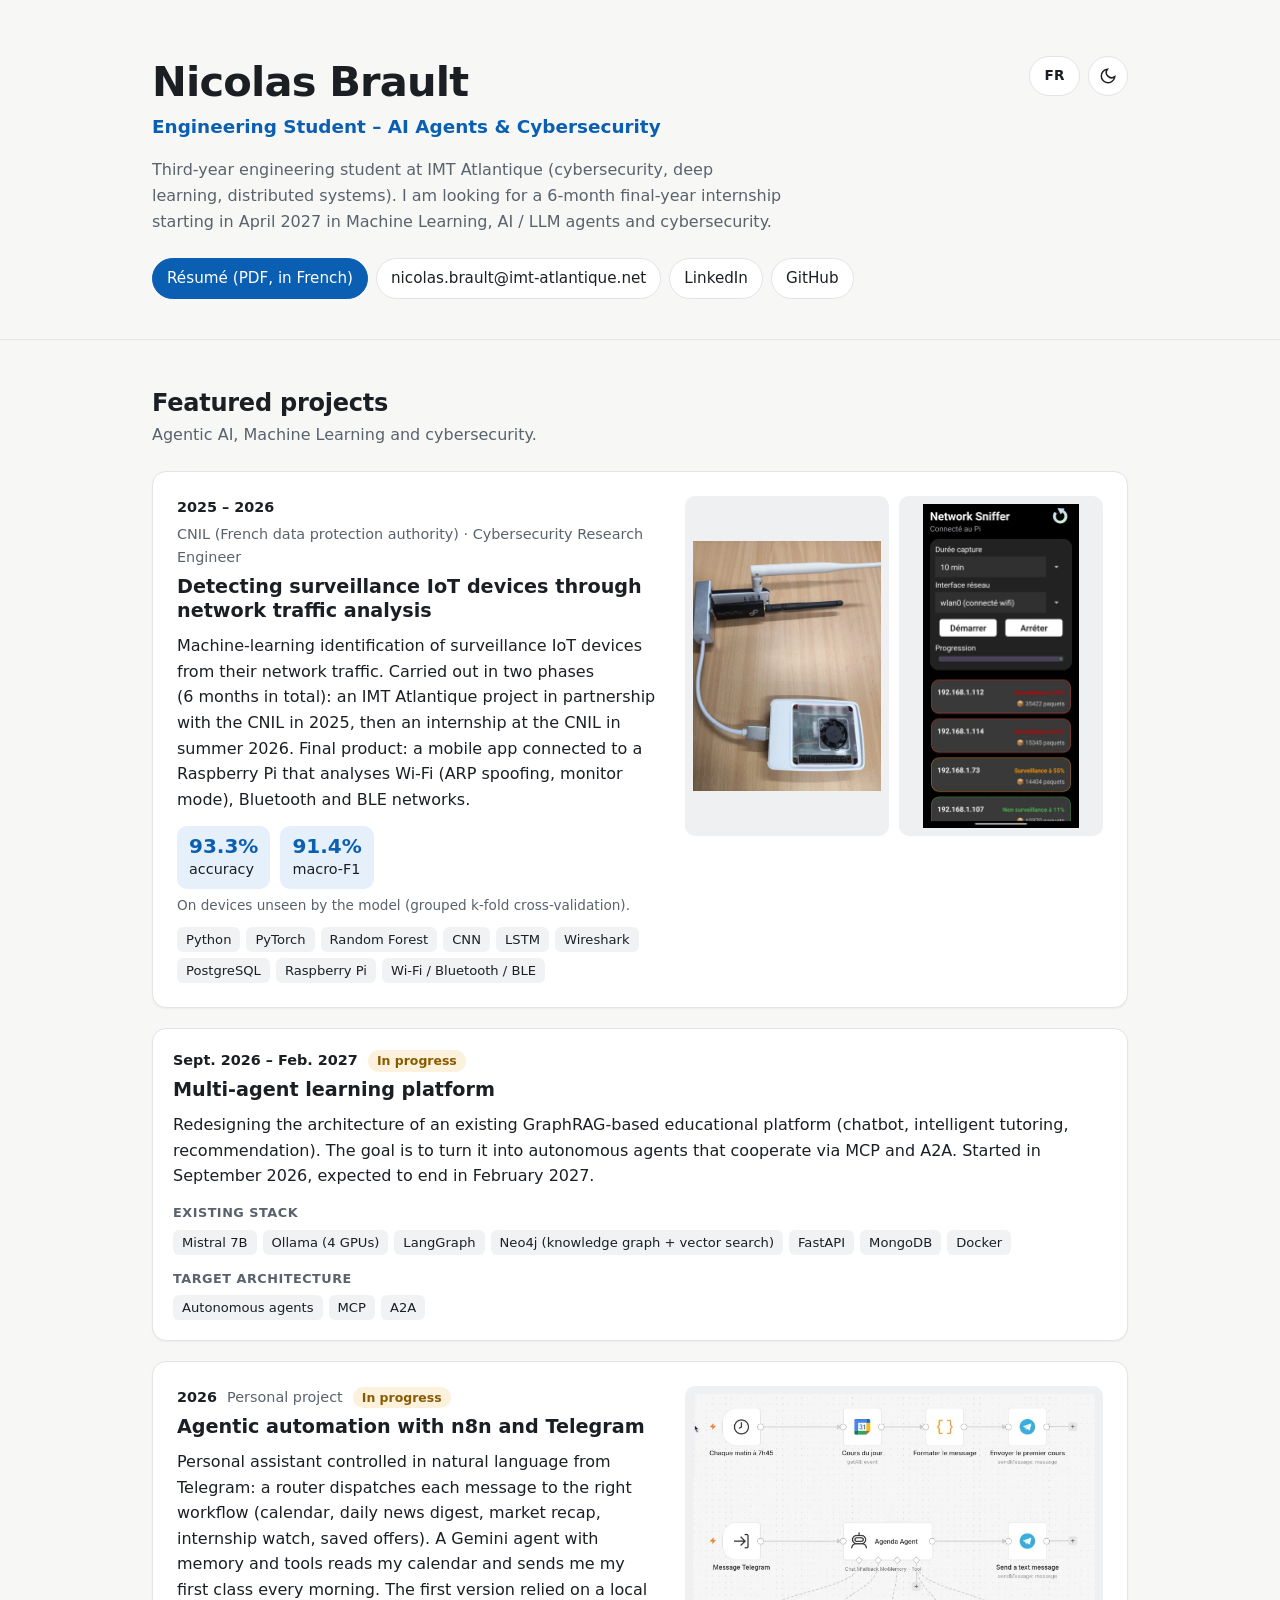
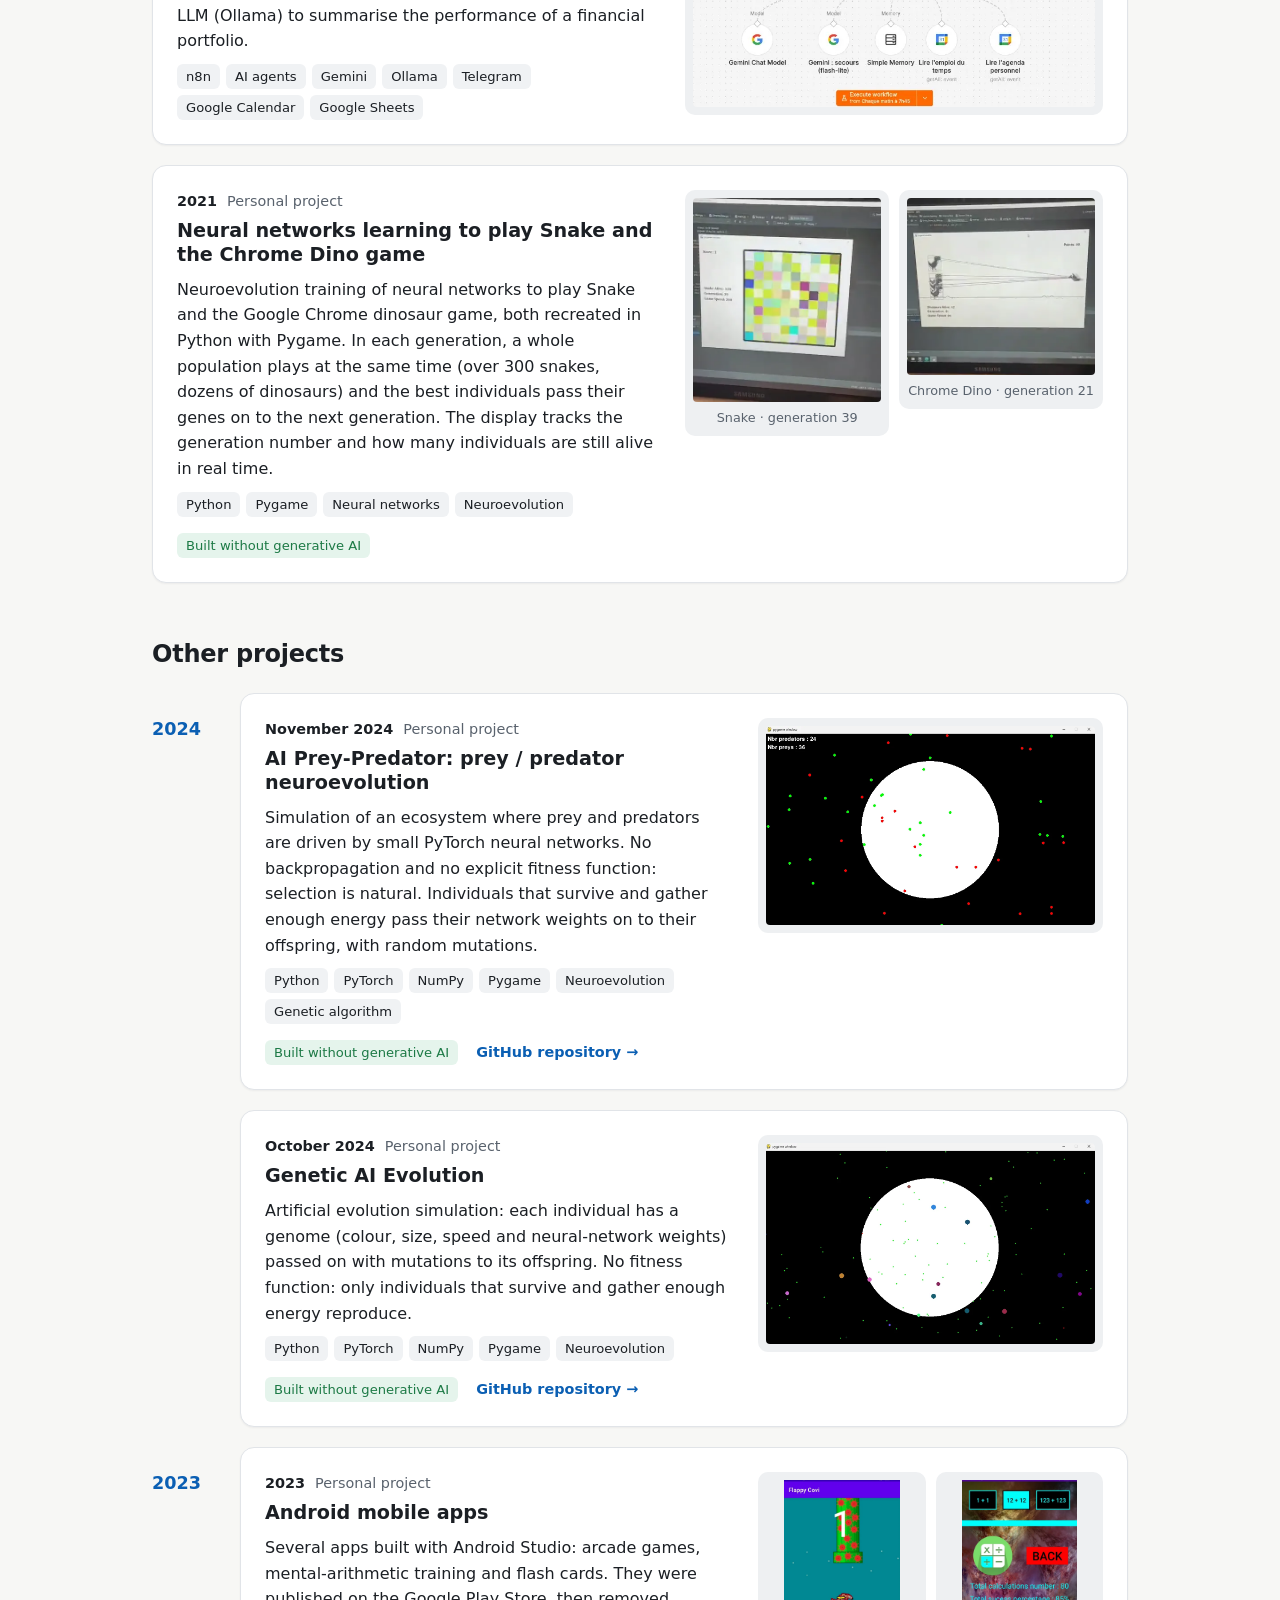
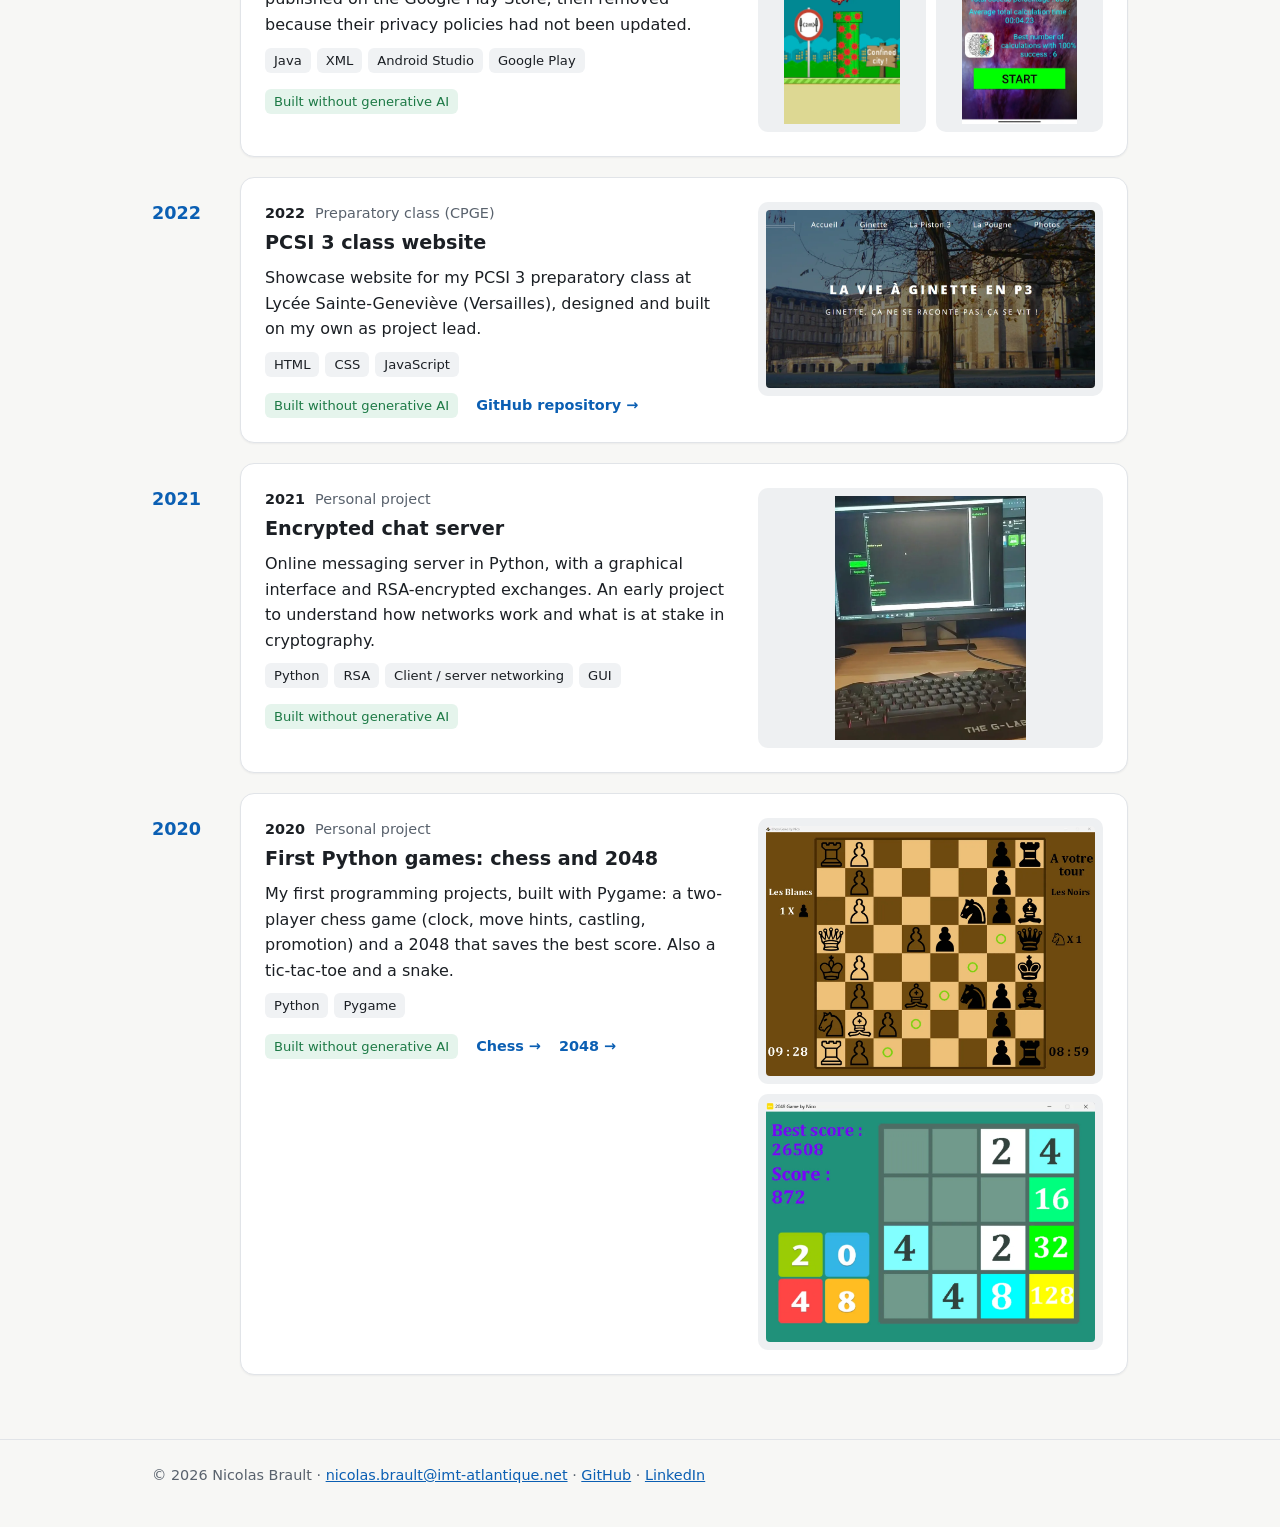
<file: index.html>
<!doctype html>
<!--
  Portfolio de Nicolas Brault — version anglaise (par défaut).
  La version française est fr/index.html : toute modification de contenu
  doit être reportée dans les deux fichiers. Styles partagés : assets/style.css.
-->
<html lang="en">
<head>
<meta charset="utf-8">
<meta name="viewport" content="width=device-width, initial-scale=1">
<title>Nicolas Brault — Portfolio</title>
<meta name="description" content="Portfolio of Nicolas Brault, engineering student at IMT Atlantique: AI agents, Machine Learning and cybersecurity. Looking for a final-year internship starting April 2027.">
<meta property="og:type" content="website">
<meta property="og:locale" content="en_US">
<meta property="og:locale:alternate" content="fr_FR">
<meta property="og:url" content="https://cialson.github.io/">
<meta property="og:title" content="Nicolas Brault — AI Agents & Cybersecurity">
<meta property="og:description" content="Projects in AI agents, Machine Learning and cybersecurity.">
<link rel="canonical" href="https://cialson.github.io/">
<link rel="alternate" hreflang="en" href="https://cialson.github.io/">
<link rel="alternate" hreflang="fr" href="https://cialson.github.io/fr/">
<link rel="alternate" hreflang="x-default" href="https://cialson.github.io/">
<link rel="icon" href="data:image/svg+xml,%3Csvg xmlns='http://www.w3.org/2000/svg' viewBox='0 0 64 64'%3E%3Crect width='64' height='64' rx='14' fill='%230b5fb3'/%3E%3Ctext x='32' y='42' font-family='Arial,sans-serif' font-size='28' font-weight='700' fill='white' text-anchor='middle'%3ENB%3C/text%3E%3C/svg%3E">
<script>
  // Applique le thème choisi avant l'affichage pour éviter un flash.
  try { var t = localStorage.getItem("theme"); if (t) document.documentElement.dataset.theme = t; } catch (e) {}
</script>
<link rel="stylesheet" href="assets/style.css">
</head>
<body>

<header class="hero">
  <div class="wrap">
    <div class="hero-top">
      <div>
        <h1>Nicolas Brault</h1>
        <p class="role">Engineering Student – AI Agents &amp; Cybersecurity</p>
      </div>
      <div class="tools">
        <a class="lang-switch" href="fr/index.html" hreflang="fr" lang="fr" aria-label="Version française">FR</a>
        <button class="theme-toggle" id="theme-toggle" type="button" aria-label="Toggle light and dark theme" title="Light / dark theme">
          <svg viewBox="0 0 24 24" fill="none" stroke="currentColor" stroke-width="2" stroke-linecap="round" aria-hidden="true"><path d="M21 12.8A9 9 0 1 1 11.2 3a7 7 0 0 0 9.8 9.8z"/></svg>
        </button>
      </div>
    </div>
    <p class="intro">Third-year engineering student at IMT Atlantique (cybersecurity, deep learning, distributed systems). I am looking for a 6-month final-year internship starting in April 2027 in Machine Learning, AI / LLM agents and cybersecurity.</p>
    <ul class="links">
      <li><a class="primary" href="assets/CV_Nicolas_Brault.pdf">Résumé (PDF, in French)</a></li>
      <li><a href="mailto:nicolas.brault@imt-atlantique.net">nicolas.brault@imt-atlantique.net</a></li>
      <li><a href="https://www.linkedin.com/in/nicolas-brault-ai" rel="noopener">LinkedIn</a></li>
      <li><a href="https://github.com/Cialson" rel="noopener">GitHub</a></li>
    </ul>
  </div>
</header>

<main class="wrap">

  <section id="featured" aria-labelledby="featured-title">
    <div class="section-head">
      <h2 id="featured-title">Featured projects</h2>
      <p>Agentic AI, Machine Learning and cybersecurity.</p>
    </div>

    <article class="project has-media">
      <div>
        <p class="meta"><span class="when">2025 – 2026</span><span>CNIL (French data protection authority) · Cybersecurity Research Engineer</span></p>
        <h3>Detecting surveillance IoT devices through network traffic analysis</h3>
        <p class="desc">Machine-learning identification of surveillance IoT devices from their network traffic. Carried out in two phases (6&nbsp;months in total): an IMT Atlantique project in partnership with the CNIL in 2025, then an internship at the CNIL in summer 2026. Final product: a mobile app connected to a Raspberry Pi that analyses Wi-Fi (ARP spoofing, monitor mode), Bluetooth and BLE networks.</p>
        <ul class="results">
          <li><strong>93.3%</strong>accuracy</li>
          <li><strong>91.4%</strong>macro-F1</li>
        </ul>
        <p class="results-note">On devices unseen by the model (grouped k-fold cross-validation).</p>
        <ul class="tags">
          <li>Python</li><li>PyTorch</li><li>Random Forest</li><li>CNN</li><li>LSTM</li><li>Wireshark</li><li>PostgreSQL</li><li>Raspberry Pi</li><li>Wi-Fi / Bluetooth / BLE</li>
        </ul>
      </div>
      <div class="media row">
        <a href="assets/cnil-raspberry.webp"><img src="assets/cnil-raspberry.webp" width="900" height="1200" loading="lazy" alt="Analysis probe: a Raspberry Pi in its case, connected over USB to two radio adapters fitted with antennas."></a>
        <a href="assets/cnil-appli.webp"><img src="assets/cnil-appli.webp" width="628" height="1300" loading="lazy" alt="“Network Sniffer” mobile app connected to the Raspberry Pi: a 10-minute Wi-Fi capture, with local network devices ranked by their likelihood of being surveillance devices."></a>
      </div>
    </article>

    <article class="project">
      <!-- Visuels à venir : ajouter la classe has-media et un bloc .media comme pour les autres projets. -->
      <div>
        <p class="meta"><span class="when">Sept. 2026 – Feb. 2027</span><span class="badge wip">In progress</span></p>
        <h3>Multi-agent learning platform</h3>
        <p class="desc">Redesigning the architecture of an existing GraphRAG-based educational platform (chatbot, intelligent tutoring, recommendation). The goal is to turn it into autonomous agents that cooperate via MCP and A2A. Started in September 2026, expected to end in February 2027.</p>
        <p class="tags-label">Existing stack</p>
        <ul class="tags">
          <li>Mistral 7B</li><li>Ollama (4 GPUs)</li><li>LangGraph</li><li>Neo4j (knowledge graph + vector search)</li><li>FastAPI</li><li>MongoDB</li><li>Docker</li>
        </ul>
        <p class="tags-label">Target architecture</p>
        <ul class="tags">
          <li>Autonomous agents</li><li>MCP</li><li>A2A</li>
        </ul>
      </div>
    </article>

    <article class="project has-media">
      <div>
        <p class="meta"><span class="when">2026</span><span>Personal project</span><span class="badge wip">In progress</span></p>
        <h3>Agentic automation with n8n and Telegram</h3>
        <p class="desc">Personal assistant controlled in natural language from Telegram: a router dispatches each message to the right workflow (calendar, daily news digest, market recap, internship watch, saved offers). A Gemini agent with memory and tools reads my calendar and sends me my first class every morning. The first version relied on a local LLM (Ollama) to summarise the performance of a financial portfolio.</p>
        <ul class="tags">
          <li>n8n</li><li>AI agents</li><li>Gemini</li><li>Ollama</li><li>Telegram</li><li>Google Calendar</li><li>Google Sheets</li>
        </ul>
      </div>
      <div class="media stack">
        <a href="assets/n8n-agent-agenda.webp"><img src="assets/n8n-agent-agenda.webp" width="702" height="547" loading="lazy" alt="n8n workflows: the first class of the day sent every morning at 7:45, and an “Agenda Agent” triggered from Telegram, connected to a Gemini model with a fallback model, a memory and two calendar-reading tools."></a>
      </div>
    </article>

    <article class="project has-media">
      <div>
        <p class="meta"><span class="when">2021</span><span>Personal project</span></p>
        <h3>Neural networks learning to play Snake and the Chrome Dino game</h3>
        <p class="desc">Neuroevolution training of neural networks to play Snake and the Google Chrome dinosaur game, both recreated in Python with Pygame. In each generation, a whole population plays at the same time (over 300 snakes, dozens of dinosaurs) and the best individuals pass their genes on to the next generation. The display tracks the generation number and how many individuals are still alive in real time.</p>
        <ul class="tags">
          <li>Python</li><li>Pygame</li><li>Neural networks</li><li>Neuroevolution</li>
        </ul>
        <div class="footnotes"><span class="no-ai">Built without generative AI</span></div>
      </div>
      <div class="media videos">
        <figure>
          <video src="assets/nn-snake.mp4" poster="assets/nn-snake.webp" width="424" height="460" autoplay muted loop playsinline preload="metadata" aria-label="Silent video: hundreds of snakes train at the same time on the same grid; the counter shows 310 snakes alive in generation 39, then the population shrinks to the last survivor."></video>
          <figcaption>Snake · generation 39</figcaption>
        </figure>
        <figure>
          <video src="assets/nn-dino.mp4" poster="assets/nn-dino.webp" width="424" height="400" autoplay muted loop playsinline preload="metadata" aria-label="Silent video: dozens of dinosaurs jump over obstacles at the same time, with lines linking them to the next obstacle; the counter shows 42 dinosaurs alive in generation 21."></video>
          <figcaption>Chrome Dino · generation 21</figcaption>
        </figure>
      </div>
    </article>
  </section>

  <section id="other-projects" aria-labelledby="other-title">
    <div class="section-head">
      <h2 id="other-title">Other projects</h2>
    </div>

    <ol class="timeline">
      <li>
        <span class="year">2024</span>
        <div class="year-projects">
          <article class="project has-media compact">
            <div>
              <p class="meta"><span class="when">November 2024</span><span>Personal project</span></p>
              <h3>AI Prey-Predator: prey / predator neuroevolution</h3>
              <p class="desc">Simulation of an ecosystem where prey and predators are driven by small PyTorch neural networks. No backpropagation and no explicit fitness function: selection is natural. Individuals that survive and gather enough energy pass their network weights on to their offspring, with random mutations.</p>
              <ul class="tags">
                <li>Python</li><li>PyTorch</li><li>NumPy</li><li>Pygame</li><li>Neuroevolution</li><li>Genetic algorithm</li>
              </ul>
              <div class="footnotes">
                <span class="no-ai">Built without generative AI</span>
                <a class="repo" href="https://github.com/Cialson/AI-Prey-Predator" rel="noopener">GitHub repository →</a>
              </div>
            </div>
            <div class="media stack">
              <a href="assets/prey-predator.webp"><img src="assets/prey-predator.webp" width="1195" height="725" loading="lazy" alt="Running simulation: prey in green and predators in red around a white fertile area, with a count of 24 predators and 36 prey."></a>
            </div>
          </article>

          <article class="project has-media compact">
            <div>
              <p class="meta"><span class="when">October 2024</span><span>Personal project</span></p>
              <h3>Genetic AI Evolution</h3>
              <p class="desc">Artificial evolution simulation: each individual has a genome (colour, size, speed and neural-network weights) passed on with mutations to its offspring. No fitness function: only individuals that survive and gather enough energy reproduce.</p>
              <ul class="tags"><li>Python</li><li>PyTorch</li><li>NumPy</li><li>Pygame</li><li>Neuroevolution</li></ul>
              <div class="footnotes">
                <span class="no-ai">Built without generative AI</span>
                <a class="repo" href="https://github.com/Cialson/Genetic-AI-Evolution" rel="noopener">GitHub repository →</a>
              </div>
            </div>
            <div class="media stack">
              <a href="assets/genetic-evolution.webp"><img src="assets/genetic-evolution.webp" width="1192" height="727" loading="lazy" alt="Evolution simulation: individuals of various colours and sizes and food around a white fertile area."></a>
            </div>
          </article>
        </div>
      </li>

      <li>
        <span class="year">2023</span>
        <article class="project has-media compact">
          <div>
            <p class="meta"><span class="when">2023</span><span>Personal project</span></p>
            <h3>Android mobile apps</h3>
            <p class="desc">Several apps built with Android Studio: arcade games, mental-arithmetic training and flash cards. They were published on the Google Play Store, then removed because their privacy policies had not been updated.</p>
            <ul class="tags"><li>Java</li><li>XML</li><li>Android Studio</li><li>Google Play</li></ul>
            <div class="footnotes"><span class="no-ai">Built without generative AI</span></div>
          </div>
          <div class="media row">
            <a href="assets/android-flappy.webp"><img src="assets/android-flappy.webp" width="616" height="1300" loading="lazy" alt="“Flappy Covi” game: a bird flies between pipes decorated with viruses, next to a social-distancing sign, with a score of 1."></a>
            <a href="assets/android-calcul-mental.webp"><img src="assets/android-calcul-mental.webp" width="616" height="1300" loading="lazy" alt="Mental-arithmetic app: addition level selection and statistics (80 calculations, 85% success rate, average time)."></a>
          </div>
        </article>
      </li>

      <li>
        <span class="year">2022</span>
        <article class="project has-media compact">
          <div>
            <p class="meta"><span class="when">2022</span><span>Preparatory class (CPGE)</span></p>
            <h3>PCSI 3 class website</h3>
            <p class="desc">Showcase website for my PCSI 3 preparatory class at Lycée Sainte-Geneviève (Versailles), designed and built on my own as project lead.</p>
            <ul class="tags"><li>HTML</li><li>CSS</li><li>JavaScript</li></ul>
            <div class="footnotes">
              <span class="no-ai">Built without generative AI</span>
              <a class="repo" href="https://github.com/Cialson/Site-Web-Piston-3" rel="noopener">GitHub repository →</a>
            </div>
          </div>
          <div class="media stack">
            <a href="assets/site-p3.webp"><img src="assets/site-p3.webp" width="1013" height="548" loading="lazy" alt="Website banner: photo of Lycée Sainte-Geneviève, navigation menu and the title “La vie à Ginette en P3”."></a>
          </div>
        </article>
      </li>

      <li>
        <span class="year">2021</span>
        <article class="project has-media compact">
          <div>
            <p class="meta"><span class="when">2021</span><span>Personal project</span></p>
            <h3>Encrypted chat server</h3>
            <p class="desc">Online messaging server in Python, with a graphical interface and RSA-encrypted exchanges. An early project to understand how networks work and what is at stake in cryptography.</p>
            <ul class="tags"><li>Python</li><li>RSA</li><li>Client / server networking</li><li>GUI</li></ul>
            <div class="footnotes"><span class="no-ai">Built without generative AI</span></div>
          </div>
          <div class="media row">
            <a href="assets/chat-serveur.webp"><img src="assets/chat-serveur.webp" width="728" height="930" loading="lazy" alt="The chat running on a computer screen: Perso and General rooms, list of online users and exchanged messages."></a>
          </div>
        </article>
      </li>

      <li>
        <span class="year">2020</span>
        <article class="project has-media compact">
          <div>
            <p class="meta"><span class="when">2020</span><span>Personal project</span></p>
            <h3>First Python games: chess and 2048</h3>
            <p class="desc">My first programming projects, built with Pygame: a two-player chess game (clock, move hints, castling, promotion) and a 2048 that saves the best score. Also a tic-tac-toe and a snake.</p>
            <ul class="tags"><li>Python</li><li>Pygame</li></ul>
            <div class="footnotes">
              <span class="no-ai">Built without generative AI</span>
              <a class="repo" href="https://github.com/Cialson/Chess-Game-by-Cialson" rel="noopener">Chess →</a>
              <a class="repo" href="https://github.com/Cialson/2048-Game-by-Cialson" rel="noopener">2048 →</a>
            </div>
          </div>
          <div class="media stack">
            <a href="assets/jeu-echecs.webp"><img src="assets/jeu-echecs.webp" width="1200" height="912" loading="lazy" alt="Chess game in progress: horizontal board, both players' clocks and possible moves marked with green circles."></a>
            <a href="assets/jeu-2048.webp"><img src="assets/jeu-2048.webp" width="1061" height="776" loading="lazy" alt="2048 game: 4 × 4 grid of coloured tiles, score and best score."></a>
          </div>
        </article>
      </li>
    </ol>
  </section>

</main>

<footer>
  <div class="wrap">
    <p>© 2026 Nicolas Brault · <a href="mailto:nicolas.brault@imt-atlantique.net">nicolas.brault@imt-atlantique.net</a> · <a href="https://github.com/Cialson" rel="noopener">GitHub</a> · <a href="https://www.linkedin.com/in/nicolas-brault-ai" rel="noopener">LinkedIn</a></p>
  </div>
</footer>

<dialog class="lightbox" id="lightbox" aria-label="Enlarged image">
  <button class="lightbox-close" type="button" aria-label="Close">×</button>
  <img alt="">
</dialog>

<script src="assets/site.js"></script>
</body>
</html>
</file>
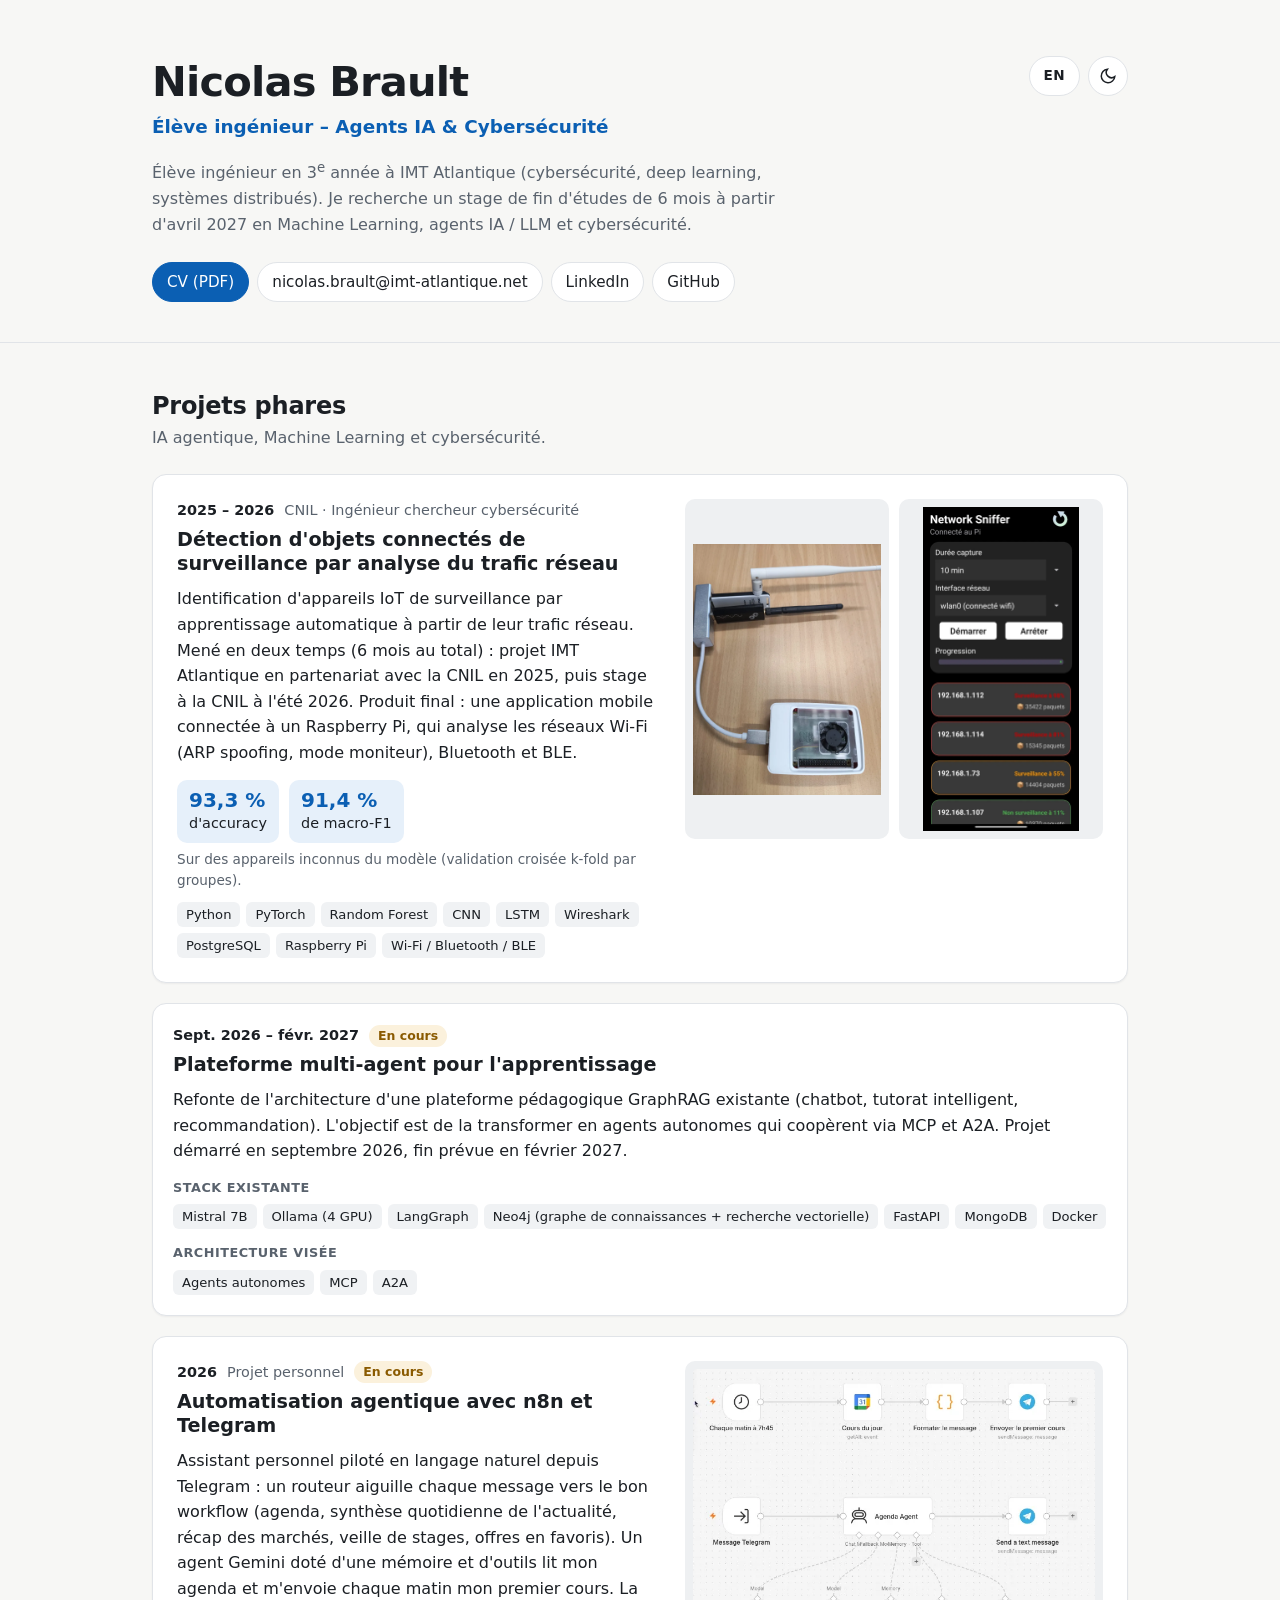
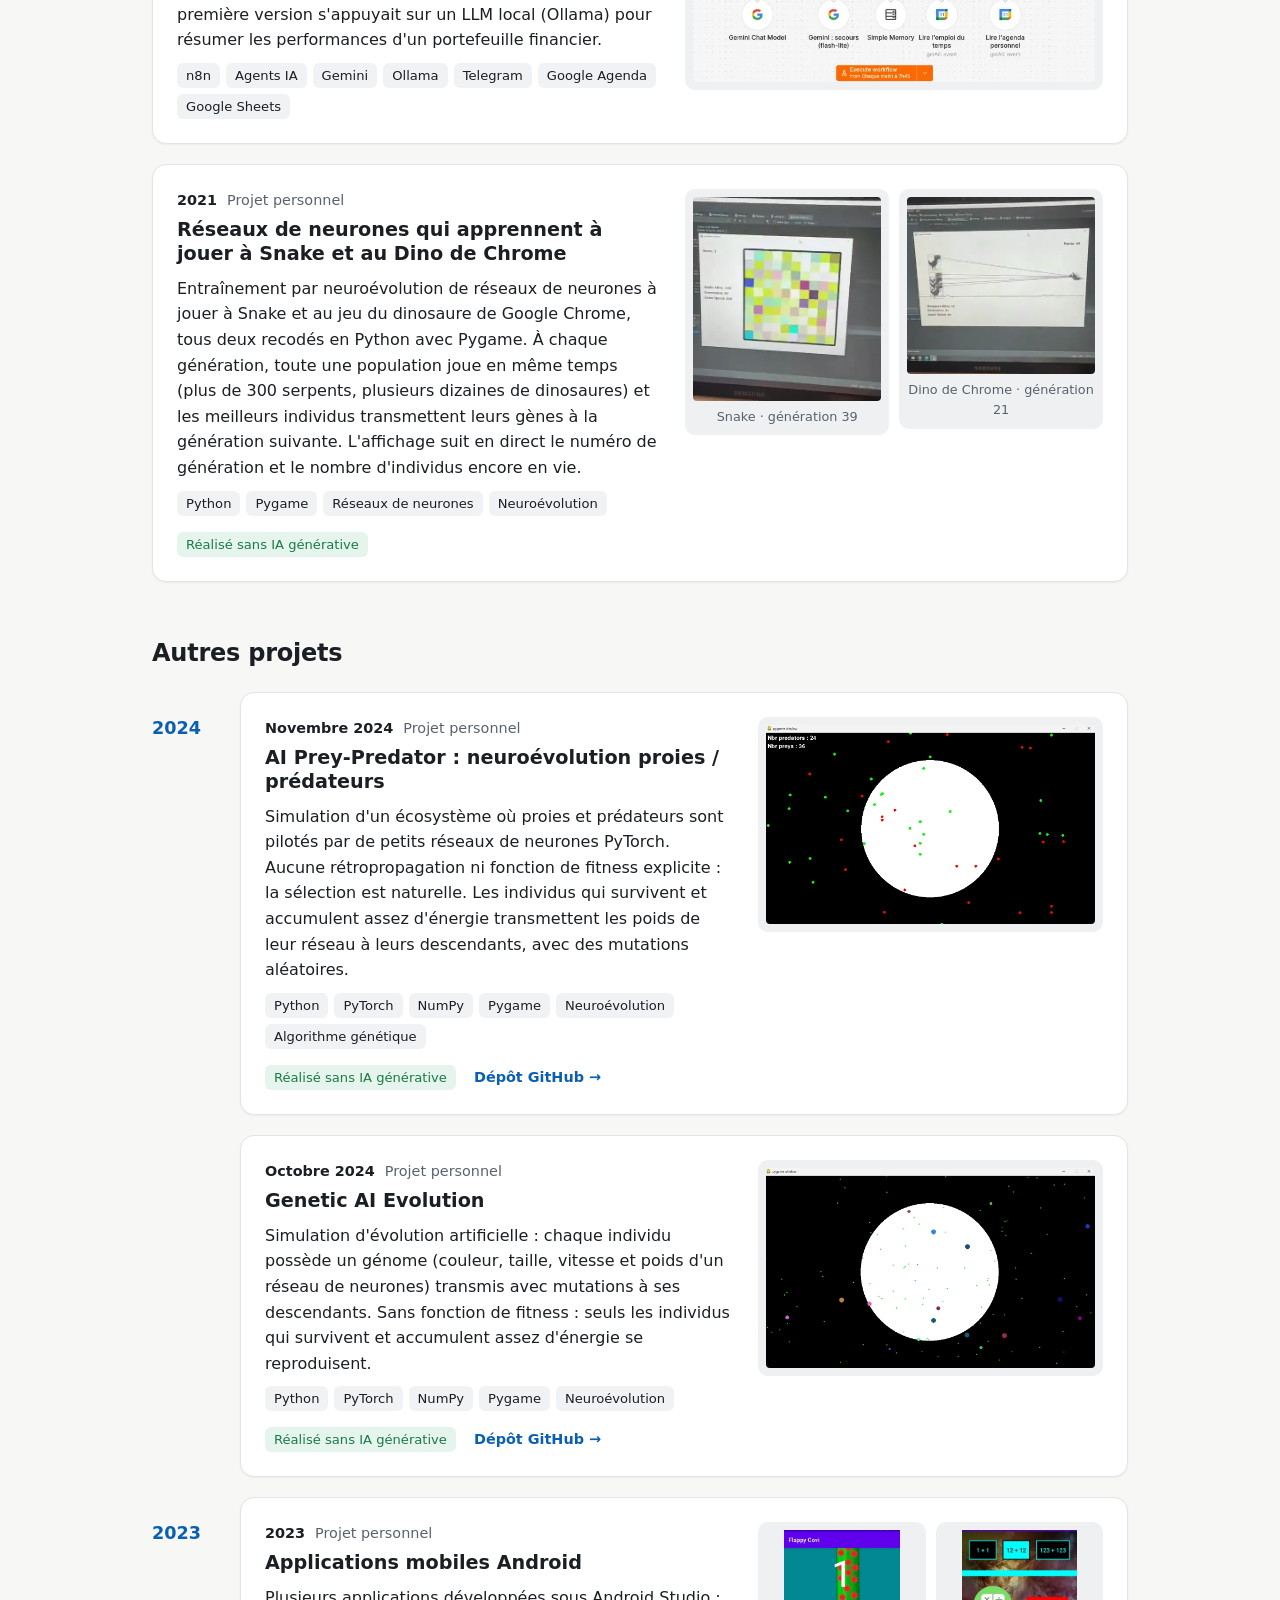
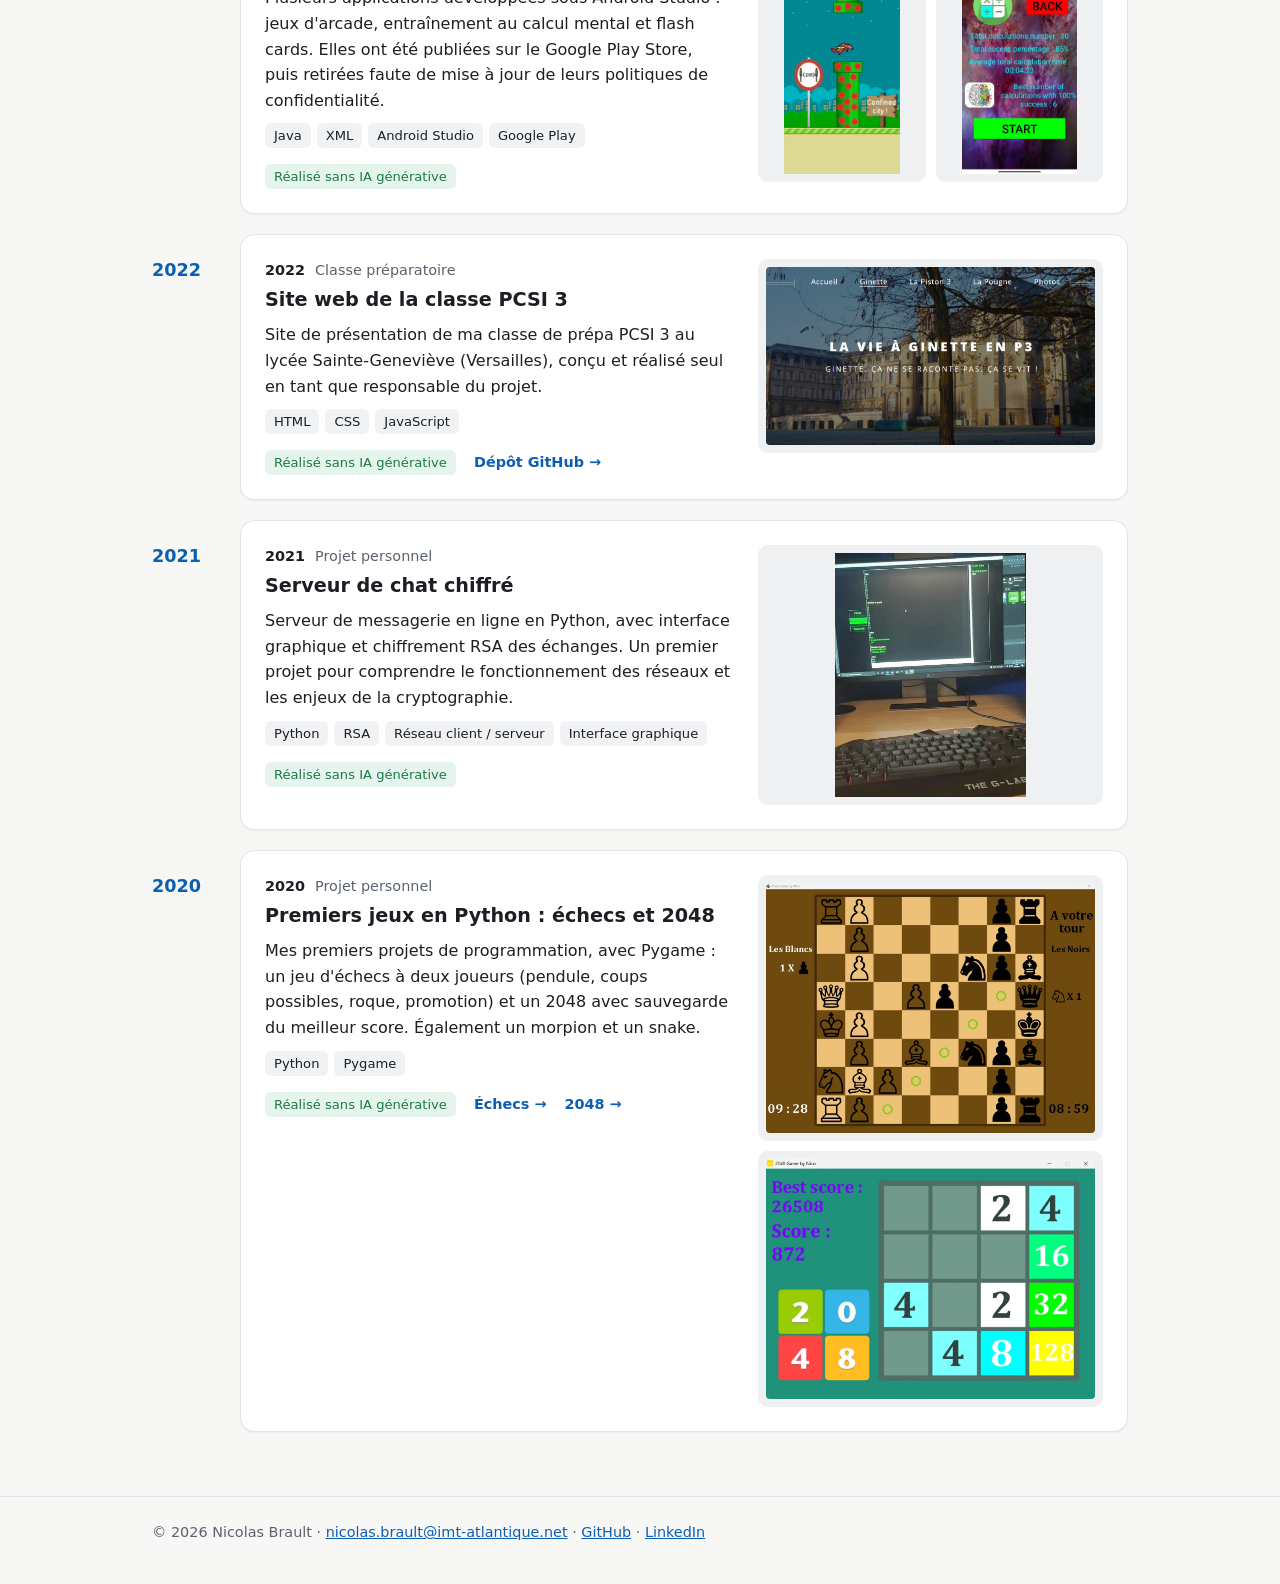
<file: fr/index.html>
<!doctype html>
<!--
  Portfolio de Nicolas Brault — version française.
  La version anglaise (par défaut) est ../index.html : toute modification de
  contenu doit être reportée dans les deux fichiers. Styles partagés : ../assets/style.css.
-->
<html lang="fr">
<head>
<meta charset="utf-8">
<meta name="viewport" content="width=device-width, initial-scale=1">
<title>Nicolas Brault — Portfolio</title>
<meta name="description" content="Portfolio de Nicolas Brault, élève ingénieur à IMT Atlantique : agents IA, Machine Learning et cybersécurité. Recherche de stage de fin d'études à partir d'avril 2027.">
<meta property="og:type" content="website">
<meta property="og:locale" content="fr_FR">
<meta property="og:locale:alternate" content="en_US">
<meta property="og:url" content="https://cialson.github.io/fr/">
<meta property="og:title" content="Nicolas Brault — Agents IA & Cybersécurité">
<meta property="og:description" content="Projets en agents IA, Machine Learning et cybersécurité.">
<link rel="canonical" href="https://cialson.github.io/fr/">
<link rel="alternate" hreflang="en" href="https://cialson.github.io/">
<link rel="alternate" hreflang="fr" href="https://cialson.github.io/fr/">
<link rel="alternate" hreflang="x-default" href="https://cialson.github.io/">
<link rel="icon" href="data:image/svg+xml,%3Csvg xmlns='http://www.w3.org/2000/svg' viewBox='0 0 64 64'%3E%3Crect width='64' height='64' rx='14' fill='%230b5fb3'/%3E%3Ctext x='32' y='42' font-family='Arial,sans-serif' font-size='28' font-weight='700' fill='white' text-anchor='middle'%3ENB%3C/text%3E%3C/svg%3E">
<script>
  // Applique le thème choisi avant l'affichage pour éviter un flash.
  try { var t = localStorage.getItem("theme"); if (t) document.documentElement.dataset.theme = t; } catch (e) {}
</script>
<link rel="stylesheet" href="../assets/style.css">
</head>
<body>

<header class="hero">
  <div class="wrap">
    <div class="hero-top">
      <div>
        <h1>Nicolas Brault</h1>
        <p class="role">Élève ingénieur – Agents IA &amp; Cybersécurité</p>
      </div>
      <div class="tools">
        <a class="lang-switch" href="../index.html" hreflang="en" lang="en" aria-label="English version">EN</a>
        <button class="theme-toggle" id="theme-toggle" type="button" aria-label="Basculer entre thème clair et sombre" title="Thème clair / sombre">
          <svg viewBox="0 0 24 24" fill="none" stroke="currentColor" stroke-width="2" stroke-linecap="round" aria-hidden="true"><path d="M21 12.8A9 9 0 1 1 11.2 3a7 7 0 0 0 9.8 9.8z"/></svg>
        </button>
      </div>
    </div>
    <p class="intro">Élève ingénieur en 3<sup>e</sup> année à IMT Atlantique (cybersécurité, deep learning, systèmes distribués). Je recherche un stage de fin d'études de 6&nbsp;mois à partir d'avril 2027 en Machine Learning, agents IA / LLM et cybersécurité.</p>
    <ul class="links">
      <li><a class="primary" href="../assets/CV_Nicolas_Brault.pdf">CV (PDF)</a></li>
      <li><a href="mailto:nicolas.brault@imt-atlantique.net">nicolas.brault@imt-atlantique.net</a></li>
      <li><a href="https://www.linkedin.com/in/nicolas-brault-ai" rel="noopener">LinkedIn</a></li>
      <li><a href="https://github.com/Cialson" rel="noopener">GitHub</a></li>
    </ul>
  </div>
</header>

<main class="wrap">

  <section id="projets-phares" aria-labelledby="titre-phares">
    <div class="section-head">
      <h2 id="titre-phares">Projets phares</h2>
      <p>IA agentique, Machine Learning et cybersécurité.</p>
    </div>

    <article class="project has-media">
      <div>
        <p class="meta"><span class="when">2025 – 2026</span><span>CNIL · Ingénieur chercheur cybersécurité</span></p>
        <h3>Détection d'objets connectés de surveillance par analyse du trafic réseau</h3>
        <p class="desc">Identification d'appareils IoT de surveillance par apprentissage automatique à partir de leur trafic réseau. Mené en deux temps (6&nbsp;mois au total) : projet IMT Atlantique en partenariat avec la CNIL en 2025, puis stage à la CNIL à l'été 2026. Produit final : une application mobile connectée à un Raspberry Pi, qui analyse les réseaux Wi-Fi (ARP spoofing, mode moniteur), Bluetooth et BLE.</p>
        <ul class="results">
          <li><strong>93,3&nbsp;%</strong>d'accuracy</li>
          <li><strong>91,4&nbsp;%</strong>de macro-F1</li>
        </ul>
        <p class="results-note">Sur des appareils inconnus du modèle (validation croisée k-fold par groupes).</p>
        <ul class="tags">
          <li>Python</li><li>PyTorch</li><li>Random Forest</li><li>CNN</li><li>LSTM</li><li>Wireshark</li><li>PostgreSQL</li><li>Raspberry Pi</li><li>Wi-Fi / Bluetooth / BLE</li>
        </ul>
      </div>
      <div class="media row">
        <a href="../assets/cnil-raspberry.webp"><img src="../assets/cnil-raspberry.webp" width="900" height="1200" loading="lazy" alt="Sonde d'analyse : Raspberry Pi dans son boîtier, relié par USB à deux adaptateurs radio équipés d'antennes."></a>
        <a href="../assets/cnil-appli.webp"><img src="../assets/cnil-appli.webp" width="628" height="1300" loading="lazy" alt="Application mobile « Network Sniffer » connectée au Raspberry Pi : capture Wi-Fi de 10 minutes et appareils du réseau local classés selon leur probabilité d'être des appareils de surveillance."></a>
      </div>
    </article>

    <article class="project">
      <!-- Visuels à venir : ajouter la classe has-media et un bloc .media comme pour les autres projets. -->
      <div>
        <p class="meta"><span class="when">Sept. 2026 – févr. 2027</span><span class="badge wip">En cours</span></p>
        <h3>Plateforme multi-agent pour l'apprentissage</h3>
        <p class="desc">Refonte de l'architecture d'une plateforme pédagogique GraphRAG existante (chatbot, tutorat intelligent, recommandation). L'objectif est de la transformer en agents autonomes qui coopèrent via MCP et A2A. Projet démarré en septembre 2026, fin prévue en février 2027.</p>
        <p class="tags-label">Stack existante</p>
        <ul class="tags">
          <li>Mistral 7B</li><li>Ollama (4 GPU)</li><li>LangGraph</li><li>Neo4j (graphe de connaissances + recherche vectorielle)</li><li>FastAPI</li><li>MongoDB</li><li>Docker</li>
        </ul>
        <p class="tags-label">Architecture visée</p>
        <ul class="tags">
          <li>Agents autonomes</li><li>MCP</li><li>A2A</li>
        </ul>
      </div>
    </article>

    <article class="project has-media">
      <div>
        <p class="meta"><span class="when">2026</span><span>Projet personnel</span><span class="badge wip">En cours</span></p>
        <h3>Automatisation agentique avec n8n et Telegram</h3>
        <p class="desc">Assistant personnel piloté en langage naturel depuis Telegram : un routeur aiguille chaque message vers le bon workflow (agenda, synthèse quotidienne de l'actualité, récap des marchés, veille de stages, offres en favoris). Un agent Gemini doté d'une mémoire et d'outils lit mon agenda et m'envoie chaque matin mon premier cours. La première version s'appuyait sur un LLM local (Ollama) pour résumer les performances d'un portefeuille financier.</p>
        <ul class="tags">
          <li>n8n</li><li>Agents IA</li><li>Gemini</li><li>Ollama</li><li>Telegram</li><li>Google Agenda</li><li>Google Sheets</li>
        </ul>
      </div>
      <div class="media stack">
        <a href="../assets/n8n-agent-agenda.webp"><img src="../assets/n8n-agent-agenda.webp" width="702" height="547" loading="lazy" alt="Workflows n8n : envoi du premier cours chaque matin à 7 h 45, et agent « Agenda Agent » déclenché par Telegram, relié à un modèle Gemini avec modèle de secours, à une mémoire et à deux outils de lecture d'agenda."></a>
      </div>
    </article>

    <article class="project has-media">
      <div>
        <p class="meta"><span class="when">2021</span><span>Projet personnel</span></p>
        <h3>Réseaux de neurones qui apprennent à jouer à Snake et au Dino de Chrome</h3>
        <p class="desc">Entraînement par neuroévolution de réseaux de neurones à jouer à Snake et au jeu du dinosaure de Google Chrome, tous deux recodés en Python avec Pygame. À chaque génération, toute une population joue en même temps (plus de 300 serpents, plusieurs dizaines de dinosaures) et les meilleurs individus transmettent leurs gènes à la génération suivante. L'affichage suit en direct le numéro de génération et le nombre d'individus encore en vie.</p>
        <ul class="tags">
          <li>Python</li><li>Pygame</li><li>Réseaux de neurones</li><li>Neuroévolution</li>
        </ul>
        <div class="footnotes"><span class="no-ai">Réalisé sans IA générative</span></div>
      </div>
      <div class="media videos">
        <figure>
          <video src="../assets/nn-snake.mp4" poster="../assets/nn-snake.webp" width="424" height="460" autoplay muted loop playsinline preload="metadata" aria-label="Vidéo sans son : des centaines de serpents s'entraînent en même temps sur la même grille ; le compteur indique 310 serpents en vie à la génération 39, puis la population diminue jusqu'au dernier survivant."></video>
          <figcaption>Snake · génération 39</figcaption>
        </figure>
        <figure>
          <video src="../assets/nn-dino.mp4" poster="../assets/nn-dino.webp" width="424" height="400" autoplay muted loop playsinline preload="metadata" aria-label="Vidéo sans son : des dizaines de dinosaures sautent les obstacles en même temps, des traits les reliant à l'obstacle suivant ; le compteur indique 42 dinosaures en vie à la génération 21."></video>
          <figcaption>Dino de Chrome · génération 21</figcaption>
        </figure>
      </div>
    </article>
  </section>

  <section id="autres-projets" aria-labelledby="titre-autres">
    <div class="section-head">
      <h2 id="titre-autres">Autres projets</h2>
    </div>

    <ol class="timeline">
      <li>
        <span class="year">2024</span>
        <div class="year-projects">
          <article class="project has-media compact">
            <div>
              <p class="meta"><span class="when">Novembre 2024</span><span>Projet personnel</span></p>
              <h3>AI Prey-Predator : neuroévolution proies / prédateurs</h3>
              <p class="desc">Simulation d'un écosystème où proies et prédateurs sont pilotés par de petits réseaux de neurones PyTorch. Aucune rétropropagation ni fonction de fitness explicite : la sélection est naturelle. Les individus qui survivent et accumulent assez d'énergie transmettent les poids de leur réseau à leurs descendants, avec des mutations aléatoires.</p>
              <ul class="tags">
                <li>Python</li><li>PyTorch</li><li>NumPy</li><li>Pygame</li><li>Neuroévolution</li><li>Algorithme génétique</li>
              </ul>
              <div class="footnotes">
                <span class="no-ai">Réalisé sans IA générative</span>
                <a class="repo" href="https://github.com/Cialson/AI-Prey-Predator" rel="noopener">Dépôt GitHub →</a>
              </div>
            </div>
            <div class="media stack">
              <a href="../assets/prey-predator.webp"><img src="../assets/prey-predator.webp" width="1195" height="725" loading="lazy" alt="Simulation en cours : proies en vert et prédateurs en rouge autour d'une zone fertile blanche, avec le décompte de 24 prédateurs et 36 proies."></a>
            </div>
          </article>

          <article class="project has-media compact">
            <div>
              <p class="meta"><span class="when">Octobre 2024</span><span>Projet personnel</span></p>
              <h3>Genetic AI Evolution</h3>
              <p class="desc">Simulation d'évolution artificielle : chaque individu possède un génome (couleur, taille, vitesse et poids d'un réseau de neurones) transmis avec mutations à ses descendants. Sans fonction de fitness : seuls les individus qui survivent et accumulent assez d'énergie se reproduisent.</p>
              <ul class="tags"><li>Python</li><li>PyTorch</li><li>NumPy</li><li>Pygame</li><li>Neuroévolution</li></ul>
              <div class="footnotes">
                <span class="no-ai">Réalisé sans IA générative</span>
                <a class="repo" href="https://github.com/Cialson/Genetic-AI-Evolution" rel="noopener">Dépôt GitHub →</a>
              </div>
            </div>
            <div class="media stack">
              <a href="../assets/genetic-evolution.webp"><img src="../assets/genetic-evolution.webp" width="1192" height="727" loading="lazy" alt="Simulation d'évolution : individus de couleurs et de tailles variées et nourriture autour d'une zone fertile blanche."></a>
            </div>
          </article>
        </div>
      </li>

      <li>
        <span class="year">2023</span>
        <article class="project has-media compact">
          <div>
            <p class="meta"><span class="when">2023</span><span>Projet personnel</span></p>
            <h3>Applications mobiles Android</h3>
            <p class="desc">Plusieurs applications développées sous Android Studio : jeux d'arcade, entraînement au calcul mental et flash cards. Elles ont été publiées sur le Google Play Store, puis retirées faute de mise à jour de leurs politiques de confidentialité.</p>
            <ul class="tags"><li>Java</li><li>XML</li><li>Android Studio</li><li>Google Play</li></ul>
            <div class="footnotes"><span class="no-ai">Réalisé sans IA générative</span></div>
          </div>
          <div class="media row">
            <a href="../assets/android-flappy.webp"><img src="../assets/android-flappy.webp" width="616" height="1300" loading="lazy" alt="Jeu « Flappy Covi » : un oiseau doit passer entre des tuyaux décorés de virus, avec un panneau de distanciation et un score de 1."></a>
            <a href="../assets/android-calcul-mental.webp"><img src="../assets/android-calcul-mental.webp" width="616" height="1300" loading="lazy" alt="Application de calcul mental : choix du niveau d'addition et statistiques (80 calculs, 85 % de réussite, temps moyen)."></a>
          </div>
        </article>
      </li>

      <li>
        <span class="year">2022</span>
        <article class="project has-media compact">
          <div>
            <p class="meta"><span class="when">2022</span><span>Classe préparatoire</span></p>
            <h3>Site web de la classe PCSI 3</h3>
            <p class="desc">Site de présentation de ma classe de prépa PCSI 3 au lycée Sainte-Geneviève (Versailles), conçu et réalisé seul en tant que responsable du projet.</p>
            <ul class="tags"><li>HTML</li><li>CSS</li><li>JavaScript</li></ul>
            <div class="footnotes">
              <span class="no-ai">Réalisé sans IA générative</span>
              <a class="repo" href="https://github.com/Cialson/Site-Web-Piston-3" rel="noopener">Dépôt GitHub →</a>
            </div>
          </div>
          <div class="media stack">
            <a href="../assets/site-p3.webp"><img src="../assets/site-p3.webp" width="1013" height="548" loading="lazy" alt="Bannière du site : photo du lycée Sainte-Geneviève, menu de navigation et titre « La vie à Ginette en P3 »."></a>
          </div>
        </article>
      </li>

      <li>
        <span class="year">2021</span>
        <article class="project has-media compact">
          <div>
            <p class="meta"><span class="when">2021</span><span>Projet personnel</span></p>
            <h3>Serveur de chat chiffré</h3>
            <p class="desc">Serveur de messagerie en ligne en Python, avec interface graphique et chiffrement RSA des échanges. Un premier projet pour comprendre le fonctionnement des réseaux et les enjeux de la cryptographie.</p>
            <ul class="tags"><li>Python</li><li>RSA</li><li>Réseau client / serveur</li><li>Interface graphique</li></ul>
            <div class="footnotes"><span class="no-ai">Réalisé sans IA générative</span></div>
          </div>
          <div class="media row">
            <a href="../assets/chat-serveur.webp"><img src="../assets/chat-serveur.webp" width="728" height="930" loading="lazy" alt="Le chat en fonctionnement sur un écran d'ordinateur : salons Perso et Général, liste des utilisateurs connectés et messages échangés."></a>
          </div>
        </article>
      </li>

      <li>
        <span class="year">2020</span>
        <article class="project has-media compact">
          <div>
            <p class="meta"><span class="when">2020</span><span>Projet personnel</span></p>
            <h3>Premiers jeux en Python : échecs et 2048</h3>
            <p class="desc">Mes premiers projets de programmation, avec Pygame : un jeu d'échecs à deux joueurs (pendule, coups possibles, roque, promotion) et un 2048 avec sauvegarde du meilleur score. Également un morpion et un snake.</p>
            <ul class="tags"><li>Python</li><li>Pygame</li></ul>
            <div class="footnotes">
              <span class="no-ai">Réalisé sans IA générative</span>
              <a class="repo" href="https://github.com/Cialson/Chess-Game-by-Cialson" rel="noopener">Échecs →</a>
              <a class="repo" href="https://github.com/Cialson/2048-Game-by-Cialson" rel="noopener">2048 →</a>
            </div>
          </div>
          <div class="media stack">
            <a href="../assets/jeu-echecs.webp"><img src="../assets/jeu-echecs.webp" width="1200" height="912" loading="lazy" alt="Partie d'échecs en cours : plateau horizontal, pendules des deux joueurs et coups possibles signalés par des cercles verts."></a>
            <a href="../assets/jeu-2048.webp"><img src="../assets/jeu-2048.webp" width="1061" height="776" loading="lazy" alt="Partie de 2048 : grille 4 × 4 de tuiles colorées, score et meilleur score."></a>
          </div>
        </article>
      </li>
    </ol>
  </section>

</main>

<footer>
  <div class="wrap">
    <p>© 2026 Nicolas Brault · <a href="mailto:nicolas.brault@imt-atlantique.net">nicolas.brault@imt-atlantique.net</a> · <a href="https://github.com/Cialson" rel="noopener">GitHub</a> · <a href="https://www.linkedin.com/in/nicolas-brault-ai" rel="noopener">LinkedIn</a></p>
  </div>
</footer>

<dialog class="lightbox" id="lightbox" aria-label="Image agrandie">
  <button class="lightbox-close" type="button" aria-label="Fermer">×</button>
  <img alt="">
</dialog>

<script src="../assets/site.js"></script>
</body>
</html>
</file>
<file: assets/style.css>
/* Styles partagés par index.html (anglais) et fr/index.html (français). */
:root {
  color-scheme: light;
  --bg: #f7f7f5;
  --surface: #ffffff;
  --media-bg: #eef0f2;
  --text: #1b1f24;
  --muted: #59626d;
  --border: #e1e4e8;
  --accent: #0b5fb3;
  --accent-soft: #e6f0fa;
  --tag-bg: #f0f2f4;
  --ok: #1d7a46;
  --ok-soft: #e5f4ec;
  --warn: #8a5a00;
  --warn-soft: #fbf1dc;
  --shadow: 0 1px 2px rgba(16, 24, 40, .05);
}
@media (prefers-color-scheme: dark) {
  :root:not([data-theme="light"]) {
    color-scheme: dark;
    --bg: #0f1215;
    --surface: #171b20;
    --media-bg: #1f252c;
    --text: #e6e9ec;
    --muted: #9ba5af;
    --border: #2a3139;
    --accent: #6fb2ff;
    --accent-soft: #15283d;
    --tag-bg: #222930;
    --ok: #6fd39b;
    --ok-soft: #15291f;
    --warn: #f0c26b;
    --warn-soft: #2e2512;
    --shadow: none;
  }
}
:root[data-theme="dark"] {
  color-scheme: dark;
  --bg: #0f1215;
  --surface: #171b20;
  --media-bg: #1f252c;
  --text: #e6e9ec;
  --muted: #9ba5af;
  --border: #2a3139;
  --accent: #6fb2ff;
  --accent-soft: #15283d;
  --tag-bg: #222930;
  --ok: #6fd39b;
  --ok-soft: #15291f;
  --warn: #f0c26b;
  --warn-soft: #2e2512;
  --shadow: none;
}

*, *::before, *::after { box-sizing: border-box; }
html { -webkit-text-size-adjust: 100%; }
body {
  margin: 0;
  background: var(--bg);
  color: var(--text);
  font: 16px/1.6 system-ui, -apple-system, "Segoe UI", Roboto, "Helvetica Neue", Arial, sans-serif;
}
a { color: var(--accent); }
img { display: block; max-width: 100%; }
h1, h2, h3 { line-height: 1.25; margin: 0; }
.wrap { max-width: 1040px; margin: 0 auto; padding: 0 16px; }
@media (min-width: 720px) { .wrap { padding: 0 32px; } }

/* En-tête */
.hero { padding: 56px 0 40px; border-bottom: 1px solid var(--border); }
.hero-top { display: flex; justify-content: space-between; align-items: flex-start; gap: 16px; }
.hero h1 { font-size: clamp(2rem, 5vw, 2.6rem); letter-spacing: -.02em; }
.role { margin: 4px 0 0; font-size: 1.15rem; font-weight: 600; color: var(--accent); }
.intro { margin: 16px 0 0; max-width: 62ch; color: var(--muted); }
.links { display: flex; flex-wrap: wrap; gap: 8px; margin: 24px 0 0; padding: 0; list-style: none; }
.links a {
  display: inline-block; padding: 7px 14px; border: 1px solid var(--border); border-radius: 999px;
  background: var(--surface); color: var(--text); text-decoration: none; font-size: .95rem; font-weight: 500;
}
.links a:hover { border-color: var(--accent); color: var(--accent); }
.links a.primary { background: var(--accent); border-color: var(--accent); color: var(--surface); }
.links a.primary:hover { opacity: .9; color: var(--surface); }
.tools { display: flex; gap: 8px; align-items: center; }
.theme-toggle {
  width: 40px; height: 40px; border-radius: 50%; border: 1px solid var(--border);
  background: var(--surface); color: var(--text); cursor: pointer; display: grid; place-items: center;
}
.theme-toggle:hover { border-color: var(--accent); }
.theme-toggle svg { width: 18px; height: 18px; }
.lang-switch {
  height: 40px; padding: 0 14px; border-radius: 999px; border: 1px solid var(--border);
  background: var(--surface); color: var(--text); display: grid; place-items: center;
  font-size: .85rem; font-weight: 600; text-decoration: none; letter-spacing: .03em;
}
.lang-switch:hover { border-color: var(--accent); color: var(--accent); }

/* Sections */
section { padding: 48px 0 8px; }
.section-head { margin-bottom: 24px; }
.section-head h2 { font-size: 1.5rem; letter-spacing: -.01em; }
.section-head p { margin: 4px 0 0; color: var(--muted); }

/* Cartes projet */
.project {
  display: grid; gap: 20px; padding: 20px;
  background: var(--surface); border: 1px solid var(--border); border-radius: 14px; box-shadow: var(--shadow);
}
.project + .project { margin-top: 20px; }
@media (min-width: 820px) {
  .project.has-media { grid-template-columns: minmax(0, 1.15fr) minmax(0, 1fr); padding: 24px; gap: 28px; }
  .project.has-media.compact { grid-template-columns: minmax(0, 1.35fr) minmax(0, 1fr); }
}
.meta { margin: 0; font-size: .9rem; color: var(--muted); display: flex; flex-wrap: wrap; gap: 4px 10px; align-items: center; }
.meta .when { font-weight: 600; color: var(--text); }
.project h3 { margin-top: 6px; font-size: 1.2rem; }
.project p.desc { margin: 10px 0 0; }
.badge { display: inline-block; padding: 1px 9px; border-radius: 999px; font-size: .78rem; font-weight: 600; }
.badge.wip { background: var(--warn-soft); color: var(--warn); }
.results { display: flex; flex-wrap: wrap; gap: 10px; margin: 14px 0 0; padding: 0; list-style: none; }
.results li { padding: 8px 12px; border-radius: 10px; background: var(--accent-soft); font-size: .9rem; }
.results strong { display: block; font-size: 1.25rem; color: var(--accent); line-height: 1.2; }
.results-note { margin: 6px 0 0; font-size: .85rem; color: var(--muted); }
.tags-label { margin: 14px 0 0; font-size: .8rem; font-weight: 600; text-transform: uppercase; letter-spacing: .04em; color: var(--muted); }
.tags { display: flex; flex-wrap: wrap; gap: 6px; margin: 10px 0 0; padding: 0; list-style: none; }
.tags-label + .tags { margin-top: 6px; }
.tags li { padding: 2px 9px; border-radius: 6px; background: var(--tag-bg); font-size: .82rem; }
.footnotes { display: flex; flex-wrap: wrap; gap: 8px 18px; align-items: center; margin: 16px 0 0; font-size: .9rem; }
.no-ai { color: var(--ok); background: var(--ok-soft); padding: 2px 9px; border-radius: 6px; font-size: .82rem; font-weight: 500; }
.repo { font-weight: 600; text-decoration: none; }
.repo:hover { text-decoration: underline; }

/* Visuels : cliquer ouvre l'image en grand */
.media { display: flex; gap: 10px; min-width: 0; }
.media a {
  flex: 1 1 0; min-width: 0; display: block;
  background: var(--media-bg); border-radius: 10px; overflow: hidden; padding: 8px;
}
.media img { width: 100%; height: 100%; object-fit: contain; border-radius: 4px; }
.media.row { height: 340px; }
.media.row a { height: 100%; }
.media.stack { flex-direction: column; }
.media.stack a { flex: 0 0 auto; }
.media.stack img { height: auto; }
.compact .media.row { height: 260px; }
@media (max-width: 819px) { .media.row { height: 300px; } }

/* Frise des autres projets */
.timeline { list-style: none; margin: 0; padding: 0; }
.timeline > li { display: grid; gap: 8px; }
.timeline > li + li { margin-top: 20px; }
.timeline .year { font-size: 1.1rem; font-weight: 700; color: var(--accent); }
@media (min-width: 820px) {
  .timeline > li { grid-template-columns: 72px minmax(0, 1fr); gap: 16px; }
  .timeline .year { padding-top: 22px; }
}

footer { margin-top: 56px; padding: 24px 0 40px; border-top: 1px solid var(--border); color: var(--muted); font-size: .9rem; }
footer p { margin: 0; }

:focus-visible { outline: 2px solid var(--accent); outline-offset: 2px; }

/* Vidéos */
.media figure {
  flex: 1 1 0; min-width: 0; margin: 0; display: flex; flex-direction: column; gap: 6px;
  background: var(--media-bg); border-radius: 10px; overflow: hidden; padding: 8px;
}
.media.videos { align-items: flex-start; }
.media video { width: 100%; height: auto; border-radius: 4px; display: block; }
.media figcaption { font-size: .8rem; color: var(--muted); text-align: center; }

/* Plusieurs projets la même année */
.year-projects { min-width: 0; }

/* Visionneuse d'images */
.lightbox {
  width: 100vw; height: 100vh; max-width: 100vw; max-height: 100vh; margin: 0; padding: 0;
  border: 0; background: transparent; cursor: zoom-out;
}
.lightbox::backdrop { background: rgba(0, 0, 0, .88); }
.lightbox img { width: 100%; height: 100%; max-width: none; object-fit: contain; padding: 64px 16px 16px; }
.lightbox-close {
  position: fixed; top: 12px; right: 12px; width: 44px; height: 44px; border-radius: 50%;
  border: 1px solid rgba(255, 255, 255, .35); background: rgba(0, 0, 0, .5); color: #fff;
  font-size: 1.6rem; line-height: 1; cursor: pointer;
}
.lightbox-close:hover { background: rgba(255, 255, 255, .2); }
body:has(.lightbox[open]) { overflow: hidden; }
</file>
